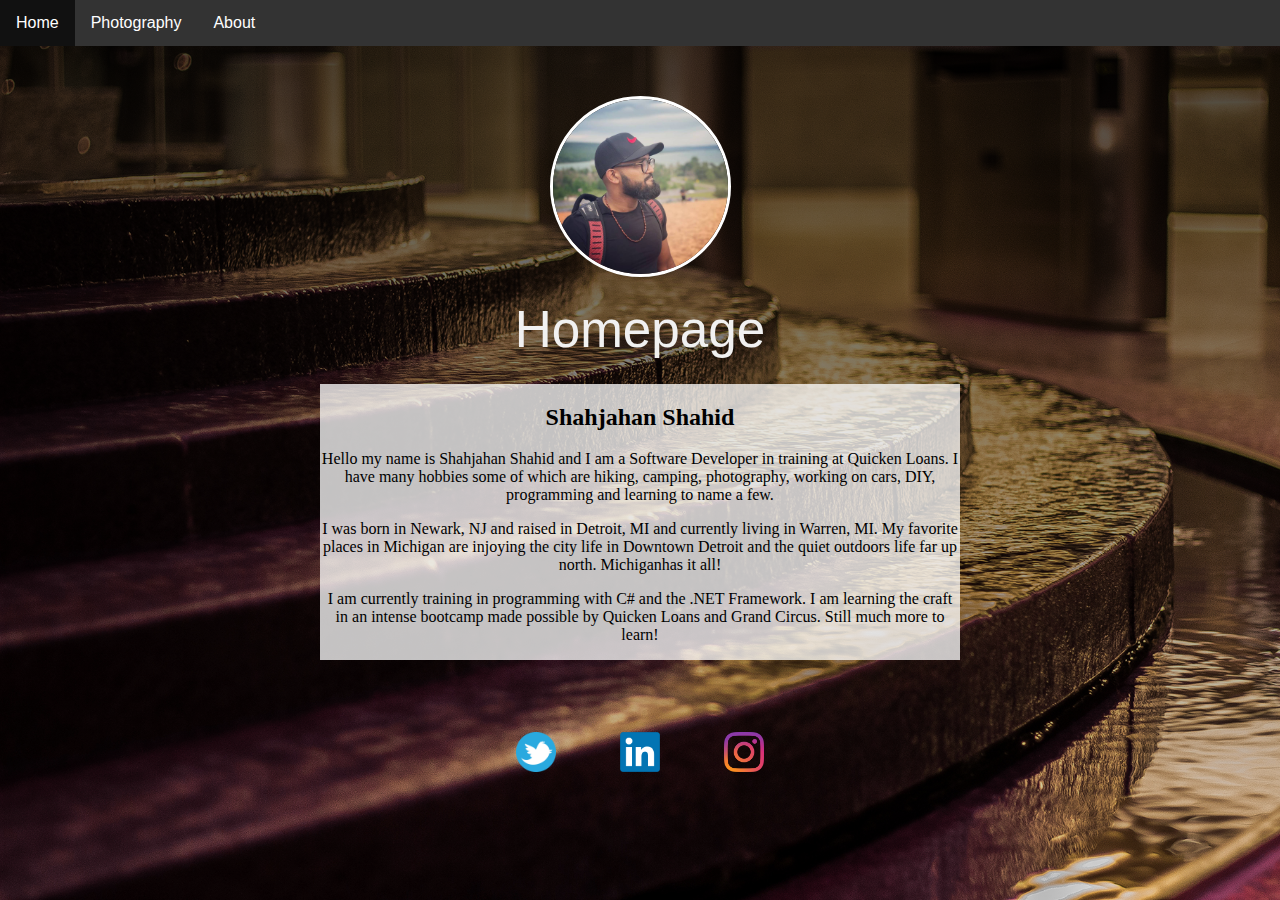
<file: index.html>
<!DOCTYPE html>
<html lang="en">
<head>
    <meta charset="UTF-8">
    <link rel="stylesheet" href="css/main.css">
    <link rel="stylesheet" href="css/navBar.css">
    <meta name="viewport" content="width=device-width, initial-scale=1.0">
    <title>Home Page</title>    
</head>
    <body>        
        <div class="navbar">
            <ul class="navbar-links">
                <li ><a href="index.html">Home</a></li>
                <li ><a href="photography.html">Photography</a></li>
                <li> <a href="about.html">About</a></li>
            </ul>
        </div>
        <img class="profilepic" src="images/profilepic.jpg" alt="A profile picture of the developer"/>
        <h1 class="title">Homepage</span></h1>

        <div class="flex-container">
            
            <div class="paragraph">
                <h2>Shahjahan Shahid</h2>
                <p>Hello my name is Shahjahan Shahid and I am a Software Developer in training at Quicken Loans.
                    I have many hobbies some of which are hiking, camping, photography, working on cars, DIY, programming and learning to name a few.</p>
                <p>I was born in Newark, NJ and raised in Detroit, MI and currently living in Warren, MI. My favorite places in Michigan are injoying the
                    city life in Downtown Detroit and the quiet outdoors life far up north. Michiganhas it all!</p>
                <p>I am currently training in programming with C# and the .NET Framework. I am learning the craft in an intense bootcamp 
                    made possible by Quicken Loans and Grand Circus. Still much more to learn!</p>
            </div>
        </div>

        <footer>
            <div class="flex-container">
                <a href="https://twitter.com/thWitness" target="_blank"><img class="social" src="images/twitter.png" alt="twitter link"></a>
                <a href="https://www.linkedin.com/in/shahjahan-shahid/" target="_blank"><img class="social" src="images/LinkedIn.png" alt="linked in link"></a>
                <a href="https://www.instagram.com/thwitness/" target="_blank"></a><img class="social" src="images/instagram.png" alt="instagram link">
            </div>
        </footer>
    </body>
</html>
</file>
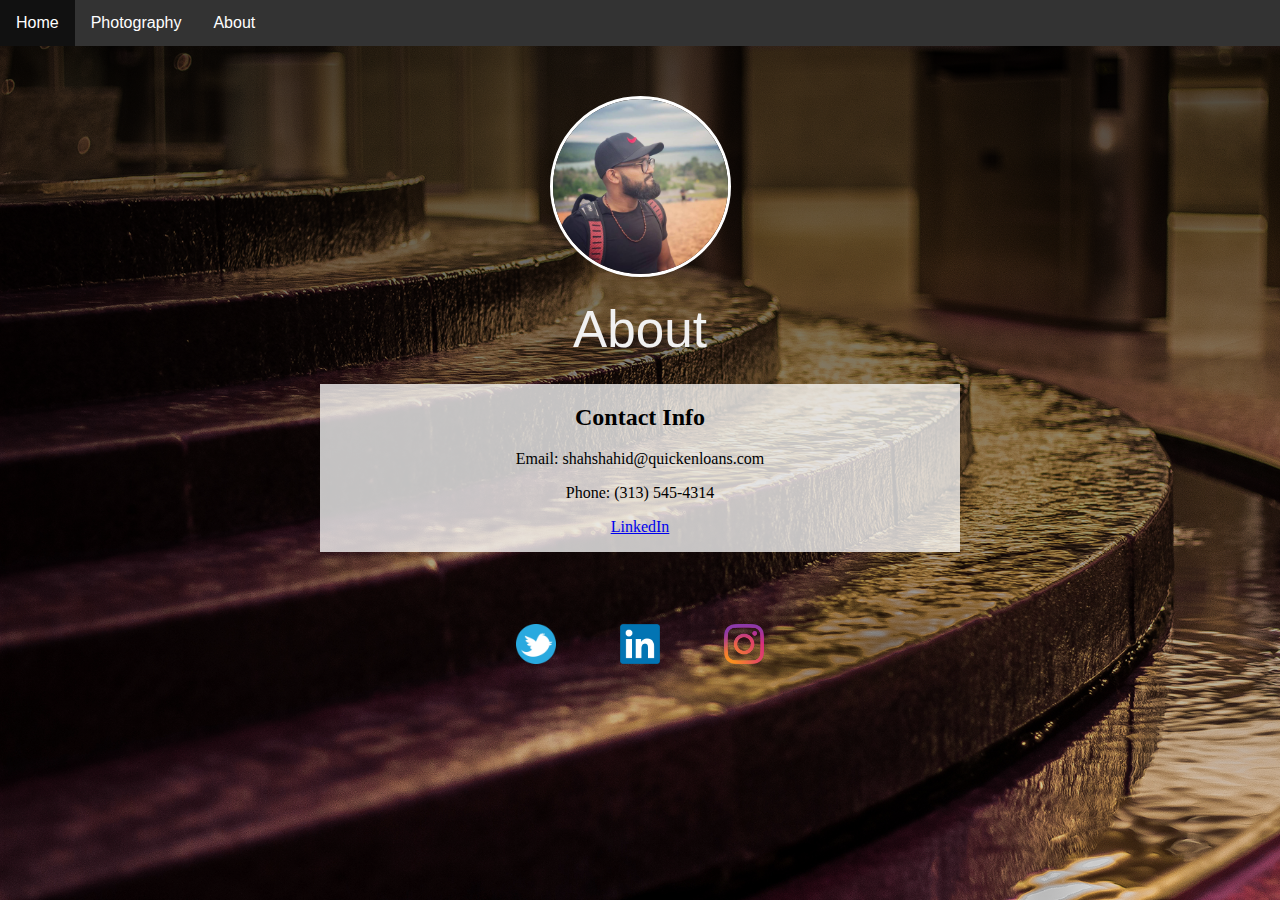
<file: about.html>
<!DOCTYPE html>
<html lang="en">
<head>
    <meta charset="UTF-8">
    <link rel="stylesheet" href="css/main.css">
    <link rel="stylesheet" href="css/navBar.css">
    <meta name="viewport" content="width=device-width, initial-scale=1.0">
    <title>Home Page</title>    
</head>
    <body>        
        <div class="navbar">
            <ul class="navbar-links">
                <li ><a href="index.html">Home</a></li>
                <li ><a href="photography.html">Photography</a></li>
                <li> <a href="about.html">About</a></li>
            </ul>
        </div>
        <img class="profilepic" src="images/profilepic.jpg" alt="A profile picture of the developer"/>
        <h1 class="title">About</span></h1>

        <div class="flex-container">
            
            <div class="paragraph">
                <h2>Contact Info</h2>
                <p>Email: shahshahid@quickenloans.com</p>
                <p>Phone: (313) 545-4314</p>
                <p><a href="https://www.linkedin.com/in/shahjahan-shahid/" target="_blank">LinkedIn</a></p>
                
            </div>
        </div>

        <footer>
            <div class="flex-container">
                <a href="https://twitter.com/thWitness" target="_blank"><img class="social" src="images/twitter.png" alt="twitter link"></a>
                <a href="https://www.linkedin.com/in/shahjahan-shahid/" target="_blank"><img class="social" src="images/LinkedIn.png" alt="linked in link"></a>
                <a href="https://www.instagram.com/thwitness/" target="_blank"></a><img class="social" src="images/instagram.png" alt="instagram link">
            </div>
        </footer>
    </body>
</html>
</file>
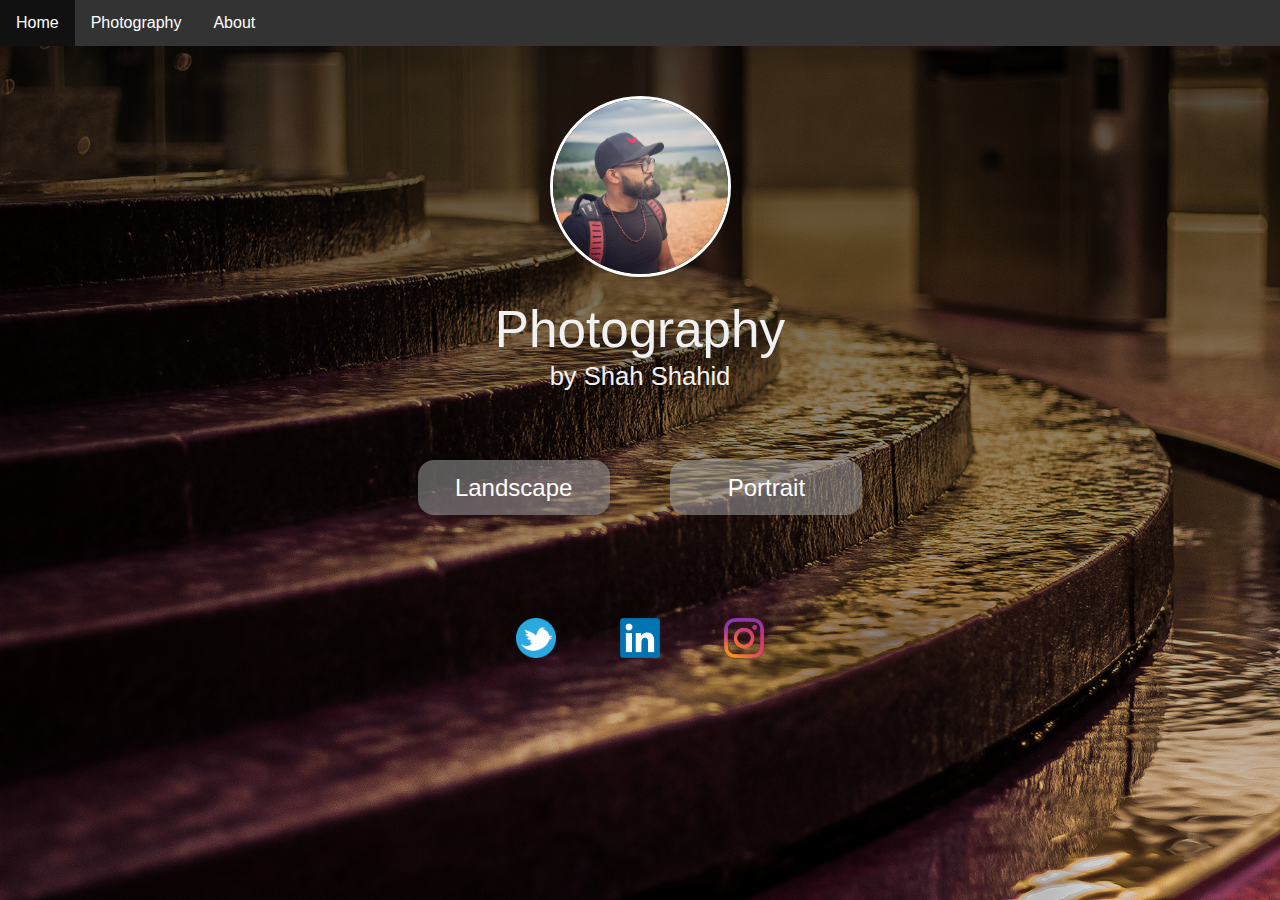
<file: photography.html>
<!DOCTYPE html>
<html lang="en">
<head>
    <meta charset="UTF-8">
    <link rel="stylesheet" href="css/main.css">
    <link rel="stylesheet" href="css/navBar.css">
    <meta name="viewport" content="width=device-width, initial-scale=1.0">
    <title>Shah's Photography</title>    
</head>
    <body>        
        <div class="navbar">
            <ul class="navbar-links">
                <li ><a href="index.html">Home</a></li>
                <li ><a href="photography.html">Photography</a></li>
                <li> <a href="about.html">About</a></li>
            </ul>
        </div>
        <img class="profilepic" src="images/profilepic.jpg" alt="A profile picture of the developer"/>
        <h1 class="title">Photography<br><span class="subtitle">by Shah Shahid</span></h1>

        <div class="flex-container">
            <a href="landscape.html"><button type="button" id="redirect">Landscape</button></a>
            <a href="portrait.html"><button type="button" id="redirect">Portrait</button></a>
        </div>

        <footer>
            <div class="flex-container">
                <a href="https://twitter.com/thWitness" target="_blank"><img class="social" src="images/twitter.png" alt="twitter link"></a>
                <a href="https://www.linkedin.com/in/shahjahan-shahid/" target="_blank"><img class="social" src="images/LinkedIn.png" alt="linked in link"></a>
                <a href="https://www.instagram.com/thwitness/" target="_blank"></a><img class="social" src="images/instagram.png" alt="instagram link">
            </div>
        </footer>
    </body>
</html>
</file>
<file: css/main.css>
body {    
    background-image: linear-gradient(#000000be, #0000001c), 
                    url("../images/ocmfountain.jpg" );
    background-size: cover;
    background-repeat: no-repeat;
    background-attachment: fixed;
}

.title {
    line-height: 38px;
    color: #f1f1f1;
    font-family: Arial, Helvetica, sans-serif;
    font-size: 3.2em;
    font-weight: 100;
    text-align: center;
    
}

.subtitle {
    font-size: .5em;
}

.profilepic {
    text-align: center;
    margin-top: 50px;
    width: 175px;
    height: 175px;
    border-radius: 50%;
    border: 3px solid white;
    transition: all 1s;
    display: block;
    margin-left: auto;
    margin-right: auto;
}

.profilepic:hover {
    transform: scale(1.2) rotate(10deg);
    box-shadow: 5px 5px 5px #000000af;
  }

.flex-container {
    display: flex;
    justify-content: center;
  }
  
  #redirect {
    display: inline-block;
    border: none;
    width: 8em;
    height: 2.3em;
    margin: 1.9rem;
    background-color: rgba(162, 163, 163, 0.527);
    color: white;
    font-size: 1.5em;
    border-radius: 16px;
    transition: all .5s;
  }

#redirect:hover {
    display: inline-block;
    border: none;
    width: 8em;
    height: 2.3em;
    margin: 1.9rem;
    background-color: rgb(98, 156, 129);
    color: white;
    font-size: 1.5em;
    border-radius: 16px;
    transform: scale(1.1);
  }

footer {
    margin-top: 2.5em;
}

.social {
      height: 40px;
      width: 40px;
      margin: 2em;
  }

  .social:hover {
    height: 40px;
    width: 40px;
    margin: 2em;
    transform: scale(1.1);
}

.paragraph {
    background-color: #ffffffc2;
    width: 50%;
    text-align: center;
}
</file>
<file: css/navBar.css>
body {
    margin: 0;
}

div.navbar {
    position: sticky;
    top: 0;
}

ul {
    list-style-type: none;
    margin: 0;
    padding: 0;
    overflow: hidden;
    background-color: #333;
    
}

li {
    float: left;
    font-family: Arial, Helvetica, sans-serif;
}

li a {
    display: block;
    color: white;
    text-align: center;
    padding: 14px 16px;
    text-decoration: none;
}

li a:hover {
    background-color: #111;
}
</file>
